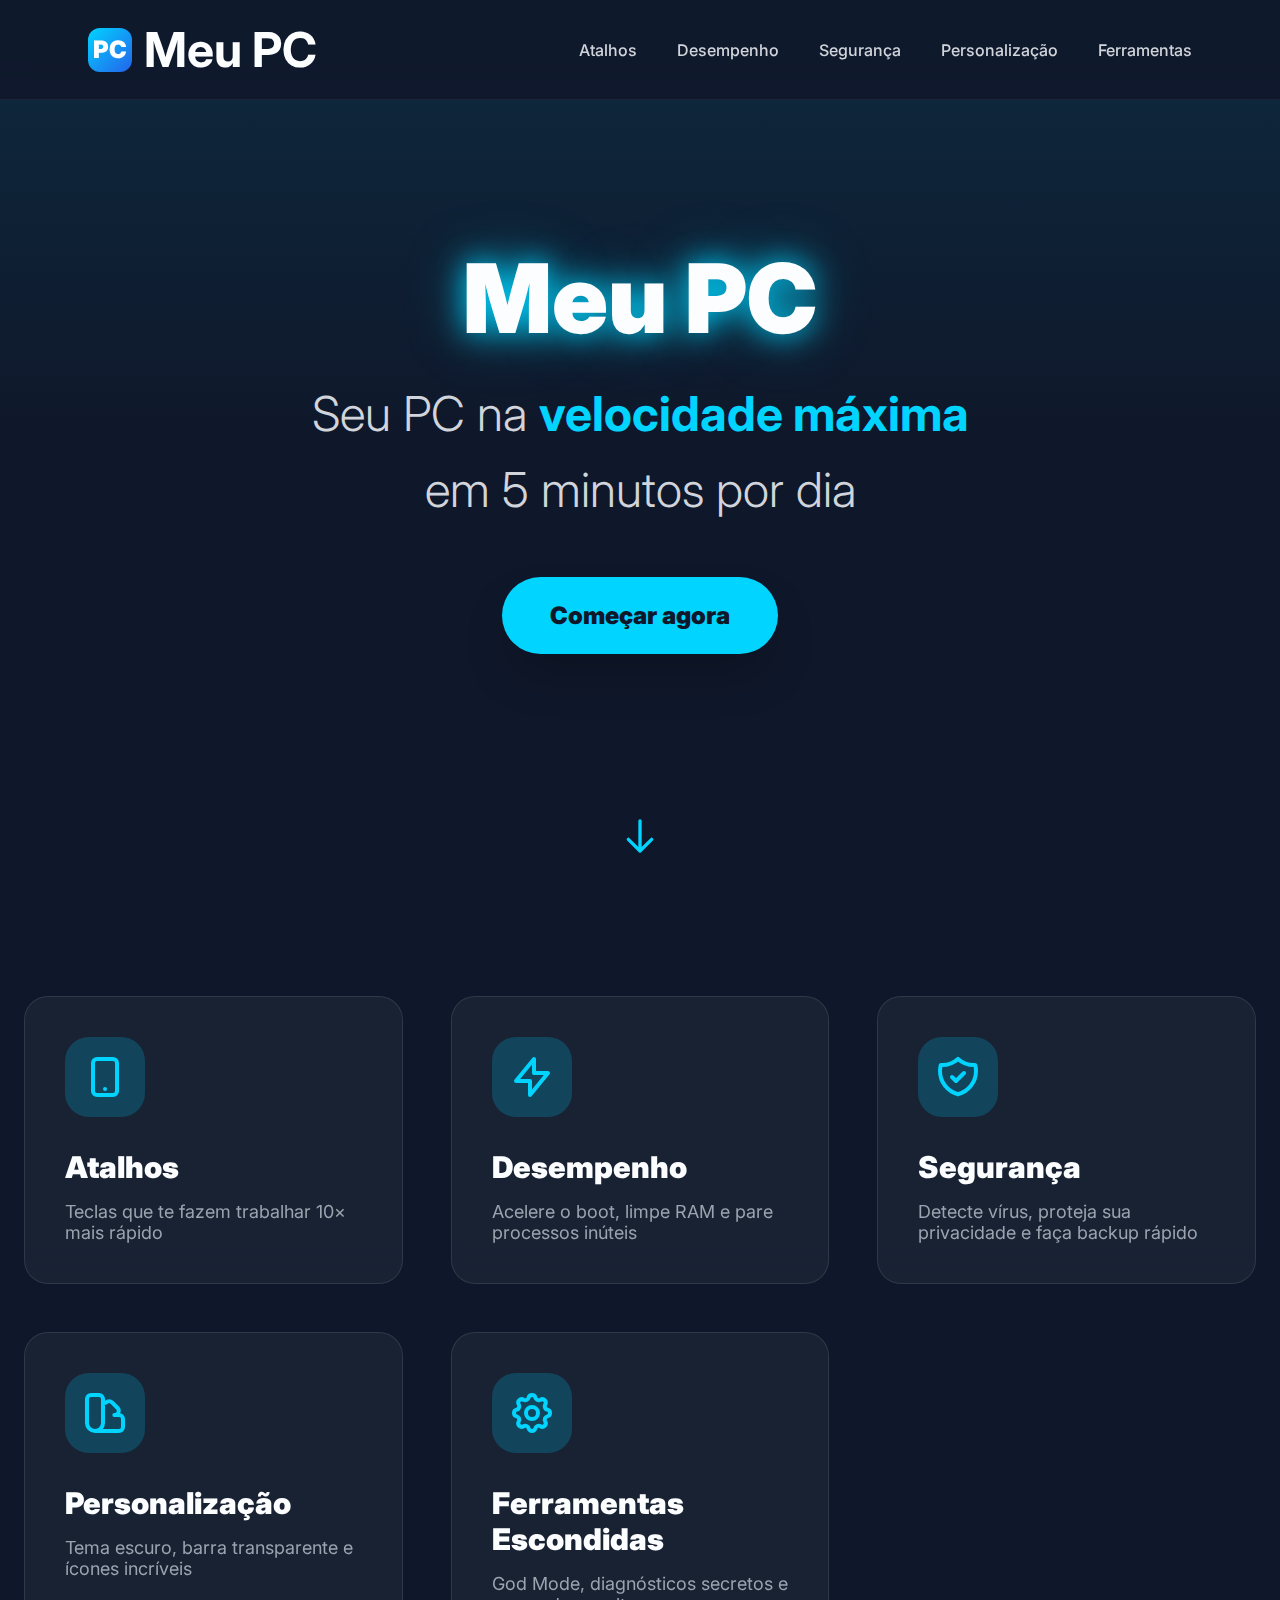
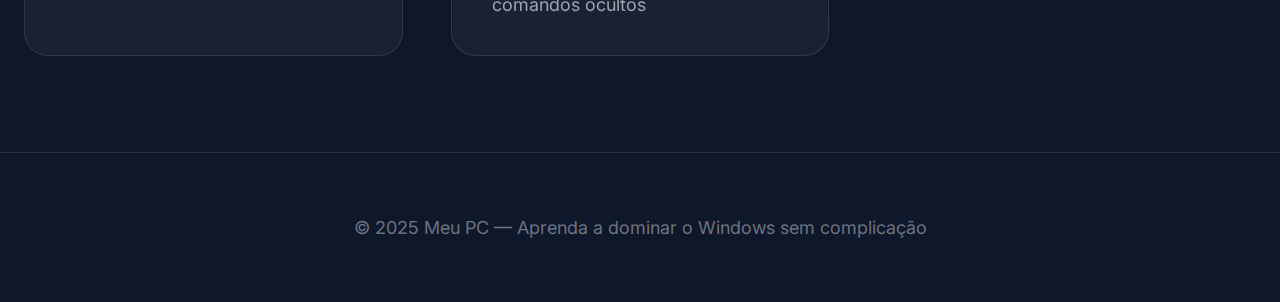
<file: index.html>
<!DOCTYPE html>
<html lang="pt-BR" class="scroll-smooth">
<head>
  <meta charset="UTF-8" />
  <meta name="viewport" content="width=device-width, initial-scale=1.0"/>
  <meta name="description" content="Otimize seu Windows em minutos por dia. Atalhos, desempenho, segurança, personalização e ferramentas ocultas para transformar seu PC.">
  
  <title>Meu PC – Velocidade máxima em 5 minutos por dia</title>

  <link rel="preload" href="https://fonts.googleapis.com/css2?family=Inter:wght@400;500;600;700;900&display=swap" as="style" />
  <link rel="stylesheet" href="https://fonts.googleapis.com/css2?family=Inter:wght@400;500;600;700;900&display=swap" />

  <link rel="stylesheet" href="index.css"> 

  <style>
    /* Estilos customizados que serão mantidos no HTML, se preferir, ou movidos para o index.css */
    /* Nota: Se o index.css for o arquivo principal, estes estilos podem ser redundantes */
    .glow {
      text-shadow: 0 0 30px #00D4FF, 0 0 60px rgba(0,212,255,0.4);
    }

    .card-hover {
      transition: transform .4s ease, box-shadow .4s ease, border-color .4s ease;
    }
    .card-hover:hover {
      transform: translateY(-14px) scale(1.02);
      box-shadow: 0 25px 50px rgba(0,212,255,0.15);
      border-color: #00D4FF !important;
    }
  </style>
</head>

<body class="bg-dark text-white min-h-screen">
  <header class="navbar"> <nav class="nav-container max-w-6xl mx-auto px-6 py-5 flex justify-between items-center">

      <a href="/" class="nav-logo group">
        <div class="nav-logo-icon"> PC </div>
        <h1>Meu PC</h1>
      </a>

      <div class="nav-links">
        <a href="atalhos.html">Atalhos</a>
        <a href="desempenho.html">Desempenho</a>
        <a href="seguranca.html">Segurança</a>
        <a href="personalizacao.html">Personalização</a>
        <a href="ferramentas.html">Ferramentas</a>
      </div>

    </nav>
  </header>

  <main>

    <section class="hero">
      <div class="hero-content">
        <h2 class="glow">Meu PC</h2>

        <p class="hero-subtitle">
          Seu PC na <span class="text-neon font-bold">velocidade máxima</span>
          <br class="hidden md:block">em 5 minutos por dia
        </p>

        <a href="#categorias" class="hero-button">
          Começar agora
        </a>
      </div>

      <div class="hero-scroll-icon">
        <svg fill="none" stroke="currentColor" viewBox="0 0 24 24">
          <path stroke-linecap="round" stroke-linejoin="round" stroke-width="2" d="M19 14l-7 7m0 0l-7-7m7 7V3"/>
        </svg>
      </div>
    </section>

    <section id="categorias" class="categories">
      <div class="categories-grid">

        <a href="atalhos.html" class="category-card card-hover group">
          <div class="category-icon-wrapper">
            <svg fill="none" stroke="currentColor" viewBox="0 0 24 24">
              <path stroke-linecap="round" stroke-linejoin="round" stroke-width="2" d="M12 18h.01M8 21h8a2 2 0 002-2V5a2 2 0 00-2-2H8a2 2 0 00-2 2v14a2 2 0 002 2z"/>
            </svg>
          </div>
          <h3>Atalhos</h3>
          <p>Teclas que te fazem trabalhar 10× mais rápido</p>
        </a>

        <a href="desempenho.html" class="category-card card-hover group">
          <div class="category-icon-wrapper">
            <svg fill="none" stroke="currentColor" viewBox="0 0 24 24">
              <path stroke-linecap="round" stroke-linejoin="round" stroke-width="2" d="M13 10V3L4 14h7v7l9-11h-7z"/>
            </svg>
          </div>
          <h3>Desempenho</h3>
          <p>Acelere o boot, limpe RAM e pare processos inúteis</p>
        </a>

        <a href="seguranca.html" class="category-card card-hover group">
          <div class="category-icon-wrapper">
            <svg fill="none" stroke="currentColor" viewBox="0 0 24 24"><path stroke-linecap="round" stroke-linejoin="round" stroke-width="2" d="M9 12l2 2 4-4m5.618-4.016A11.955 11.955 0 0112 2.944a11.955 11.955 0 01-8.618 3.04A12.02 12.02 0 003 9c0 5.591 3.824 10.29 9 11.622 5.176-1.332 9-6.03 9-11.622 0-1.042-.133-2.052-.382-3.016z"/></svg>
          </div>
          <h3>Segurança</h3>
          <p>Detecte vírus, proteja sua privacidade e faça backup rápido</p>
        </a>

        <a href="personalizacao.html" class="category-card card-hover group">
          <div class="category-icon-wrapper">
            <svg fill="none" stroke="currentColor" viewBox="0 0 24 24">
              <path stroke-linecap="round" stroke-linejoin="round" stroke-width="2" d="M7 21a4 4 0 01-4-4V5a2 2 0 012-2h4a2 2 0 012 2v12a4 4 0 01-4 4zm0 0h12a2 2 0 002-2v-4a2 2 0 00-2-2h-2.343M11 7.343l1.657-.657a2 2 0 012.828 0l2.829 2.829a2 2 0 010 2.828l-.657.657"/>
            </svg>
          </div>
          <h3>Personalização</h3>
          <p>Tema escuro, barra transparente e ícones incríveis</p>
        </a>

        <a href="ferramentas.html" class="category-card card-hover group">
          <div class="category-icon-wrapper">
            <svg fill="none" stroke="currentColor" viewBox="0 0 24 24">
              <path stroke-linecap="round" stroke-linejoin="round" stroke-width="2" d="M10.325 4.317c.426-1.756 2.924-1.756 3.35 0a1.724 1.724 0 002.573 1.066c1.543-.94 3.31.826 2.37 2.37a1.724 1.724 0 001.065 2.572c1.756.426 1.756 2.924 0 3.35a1.724 1.724 0 00-1.066 2.573c.94 1.543-.826 3.31-2.37 2.37a1.724 1.724 0 00-2.572 1.065c-.426 1.756-2.924 1.756-3.35 0a1.724 1.724 0 00-2.573-1.066c-1.543.94-3.31-.826-2.37-2.37a1.724 1.724 0 00-1.065-2.572c-1.756-.426-1.756-2.924 0-3.35a1.724 1.724 0 001.066-2.573c-.94-1.543.826-3.31 2.37-2.37.996.608 2.296.07 2.572-1.065z"/>
              <path stroke-linecap="round" stroke-linejoin="round" stroke-width="2" d="M15 12a3 3 0 11-6 0 3 3 0 016 0z"/>
            </svg>
          </div>
          <h3>Ferramentas Escondidas</h3>
          <p>God Mode, diagnósticos secretos e comandos ocultos</p>
        </a>

      </div>
    </section>

  </main>

  <footer class="footer">
    <p>
      © 2025 Meu PC — Aprenda a dominar o Windows sem complicação
    </p>
  </footer>

</body>
</html>
</file>
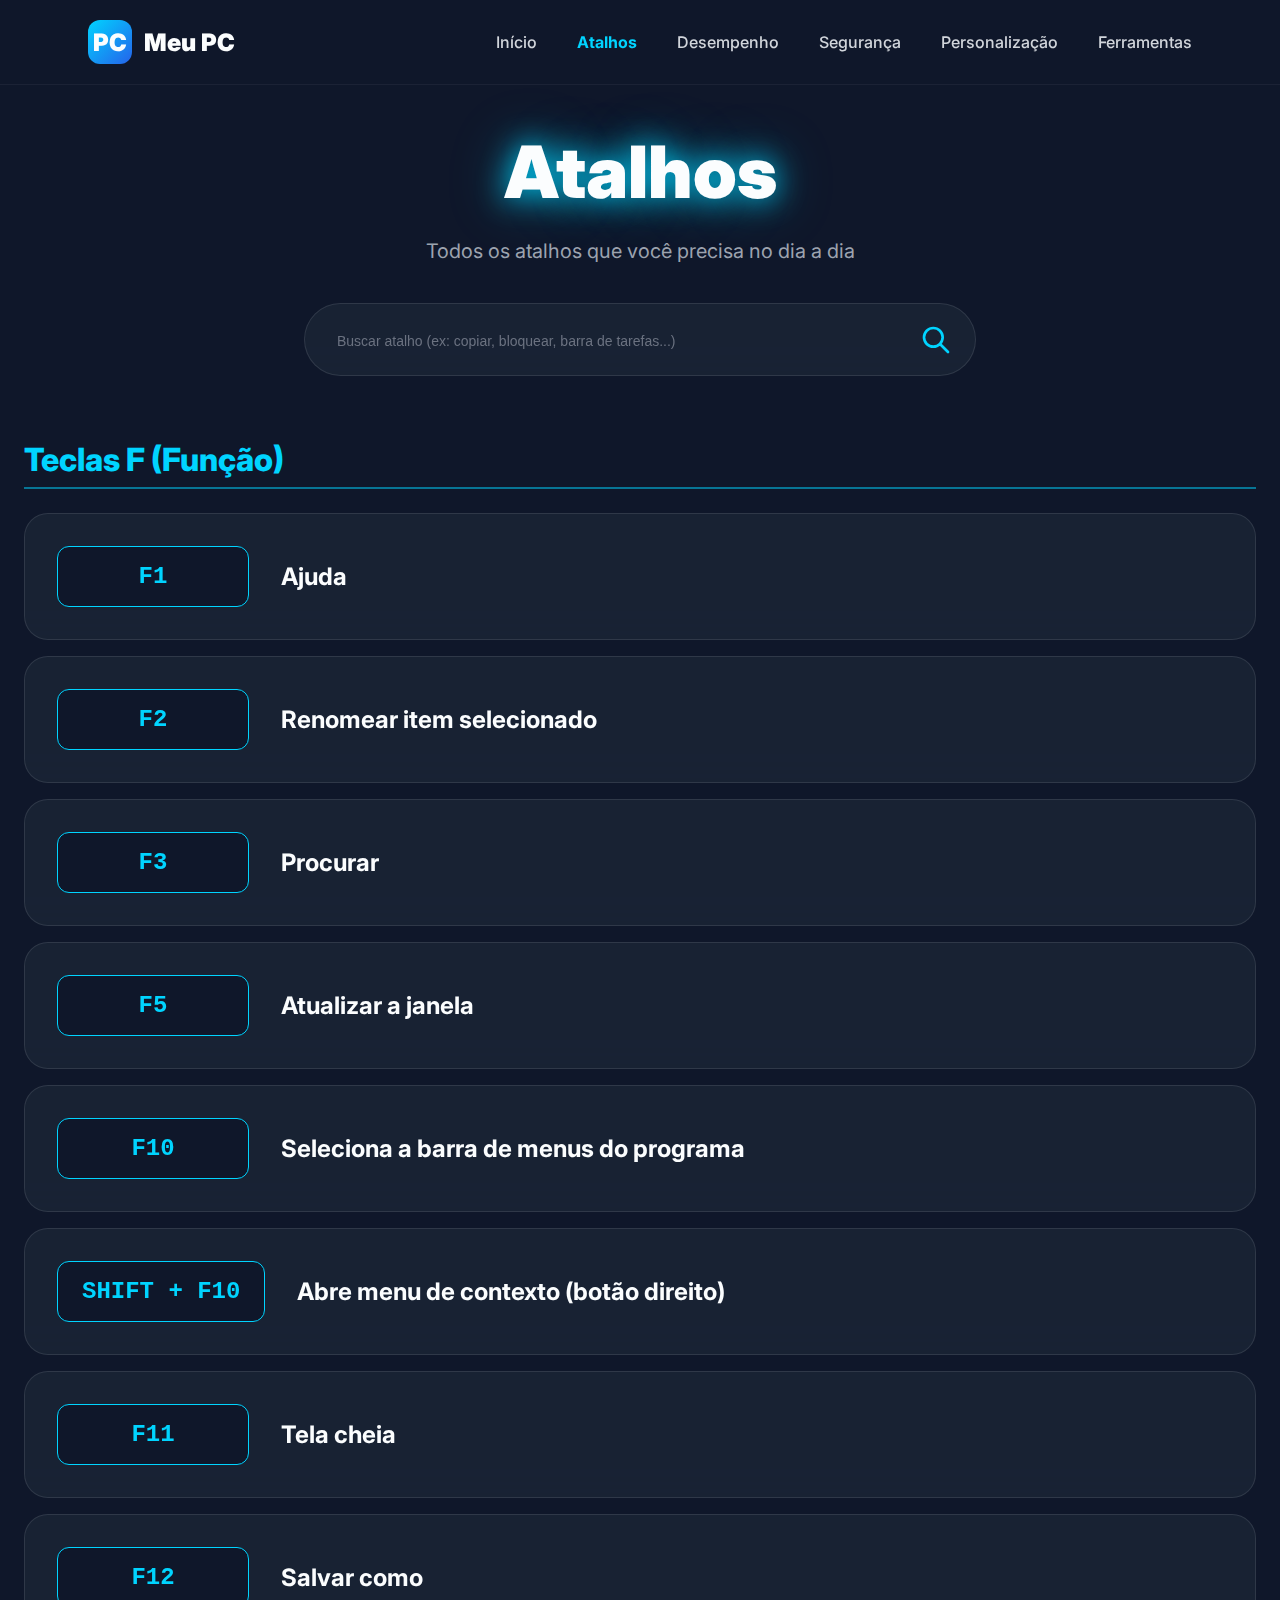
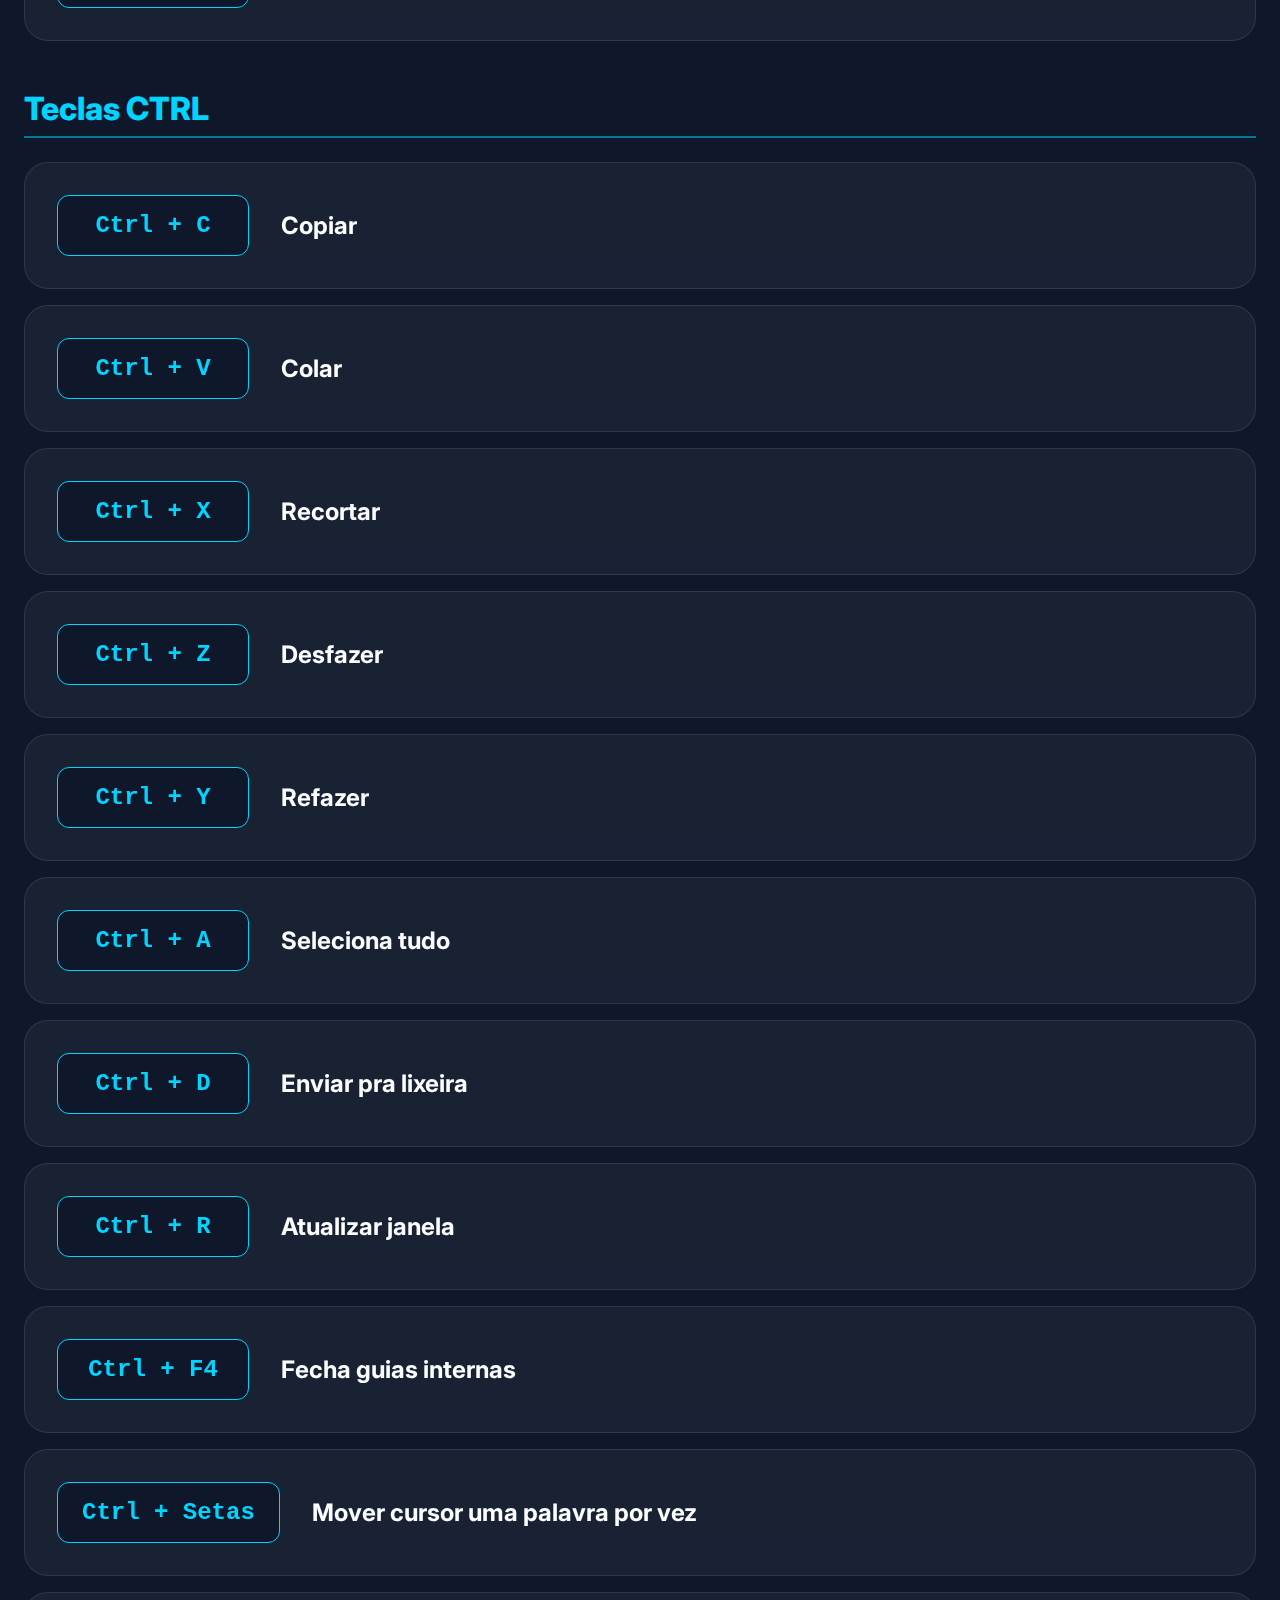
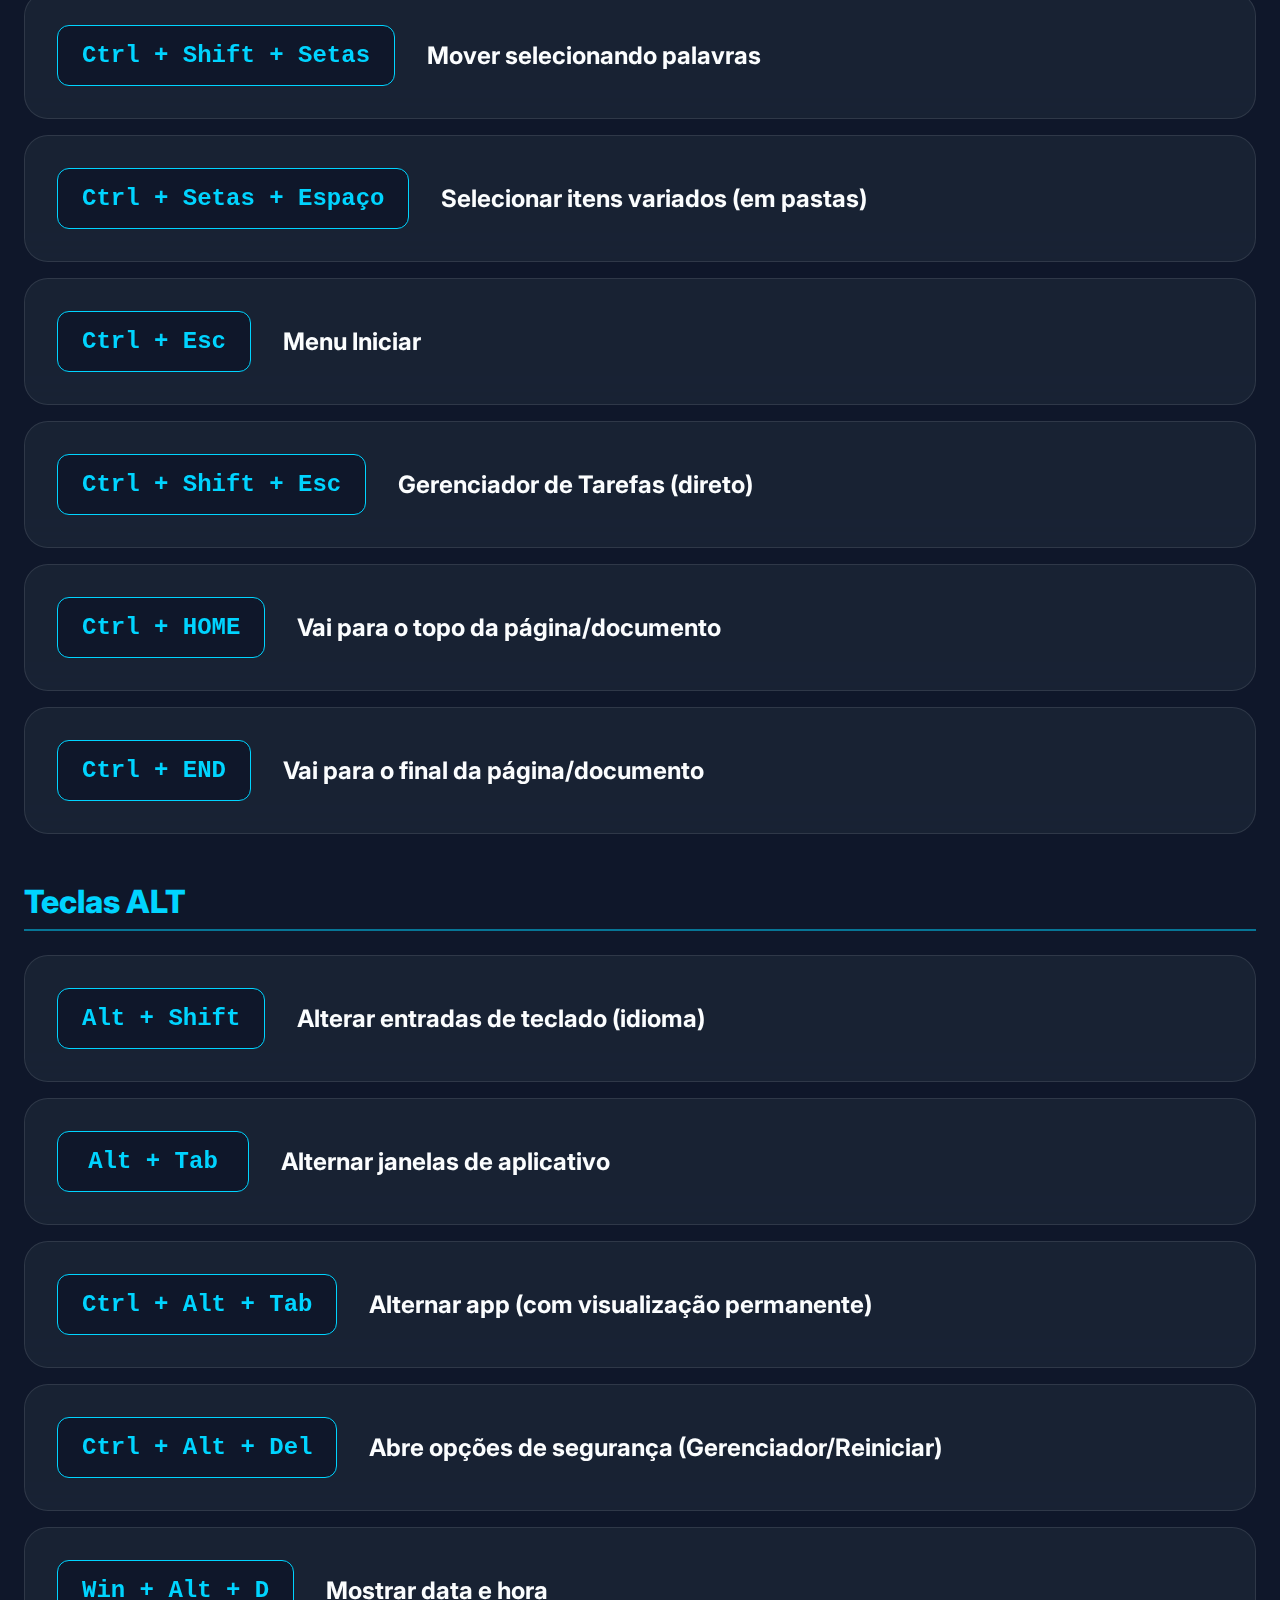
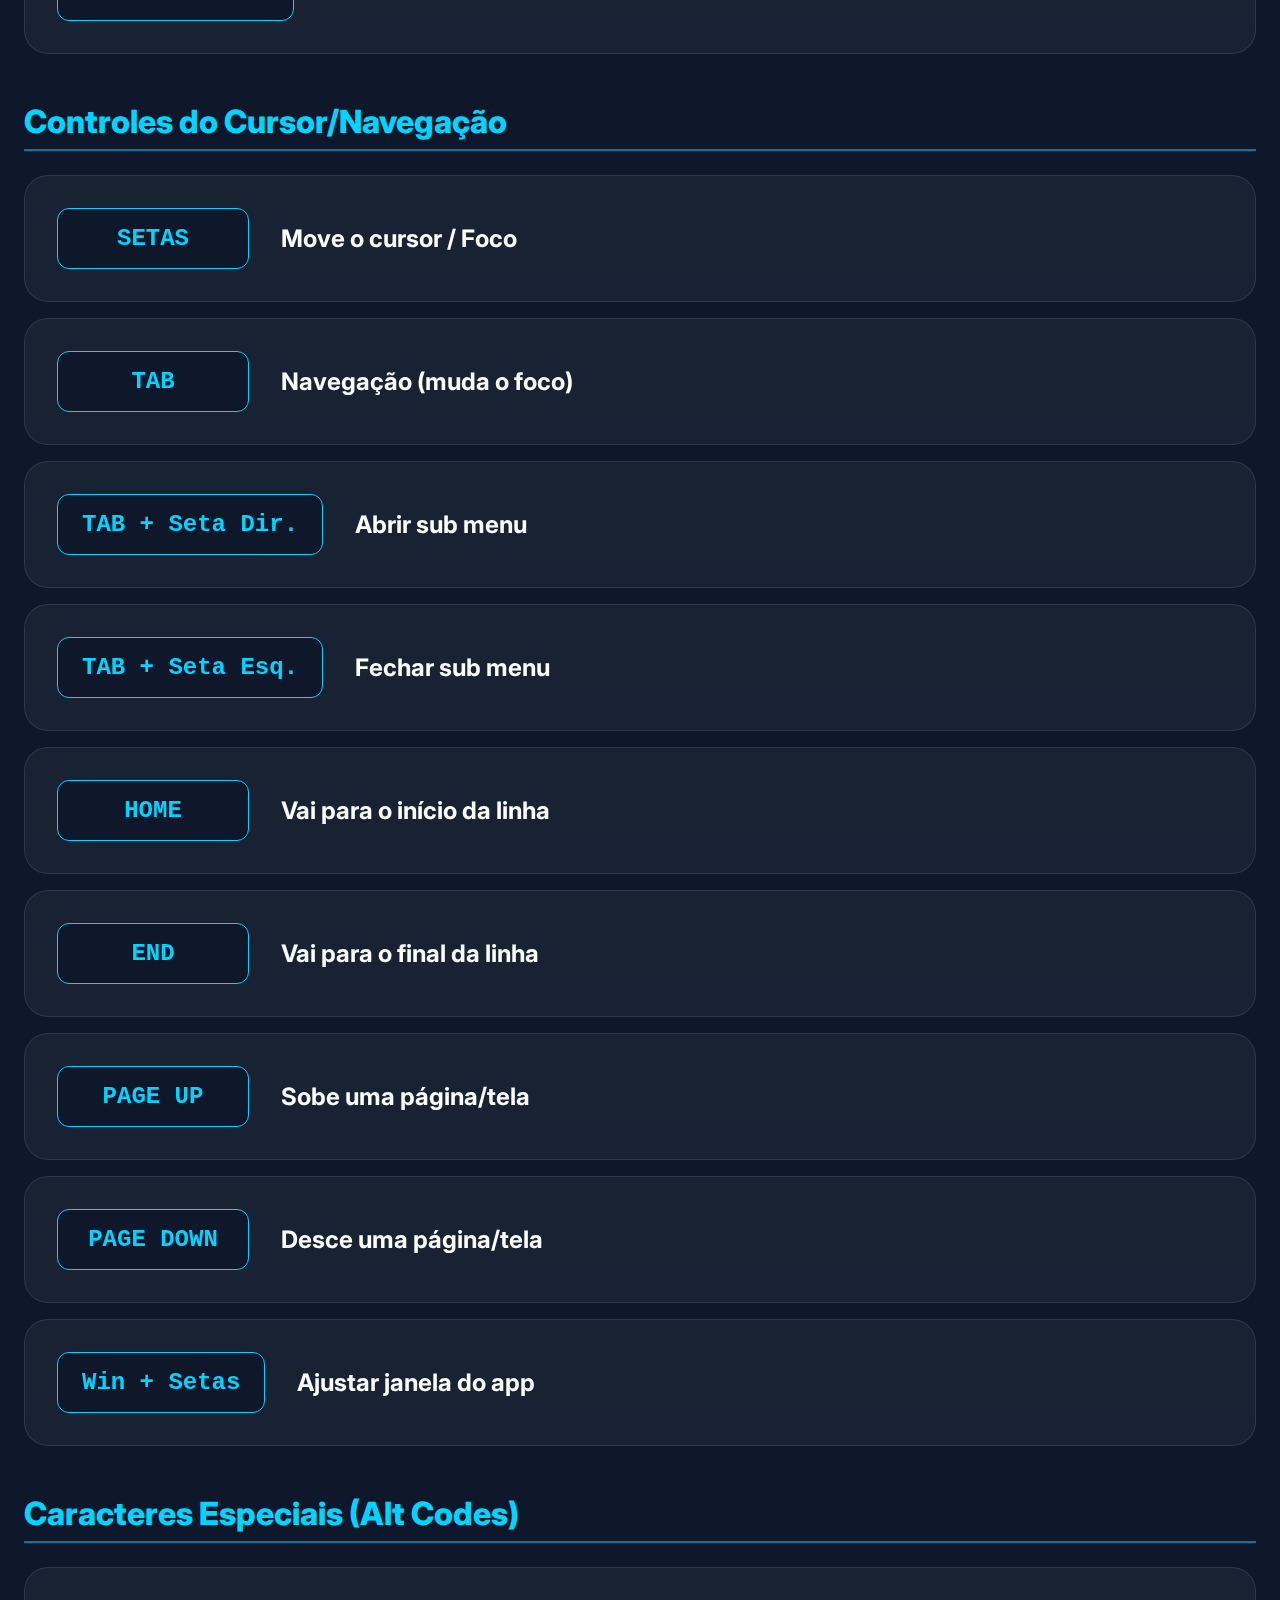
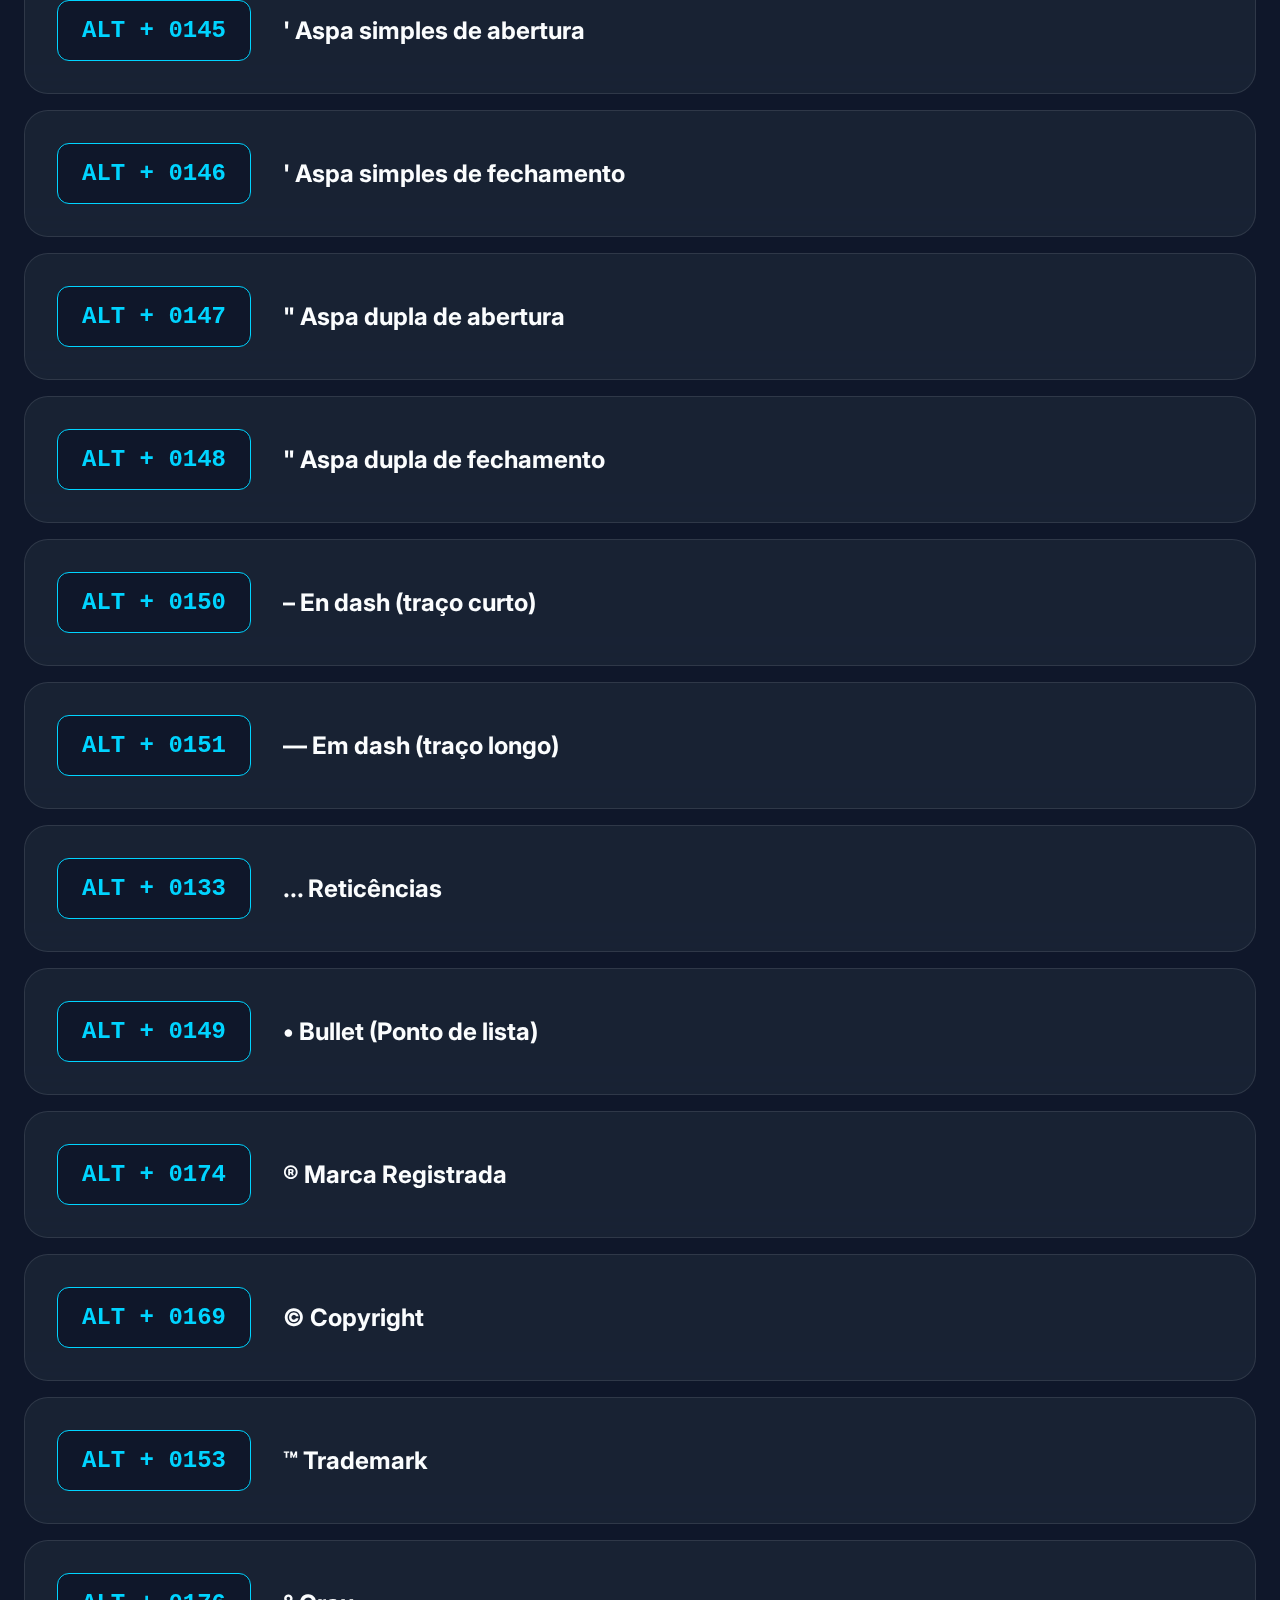
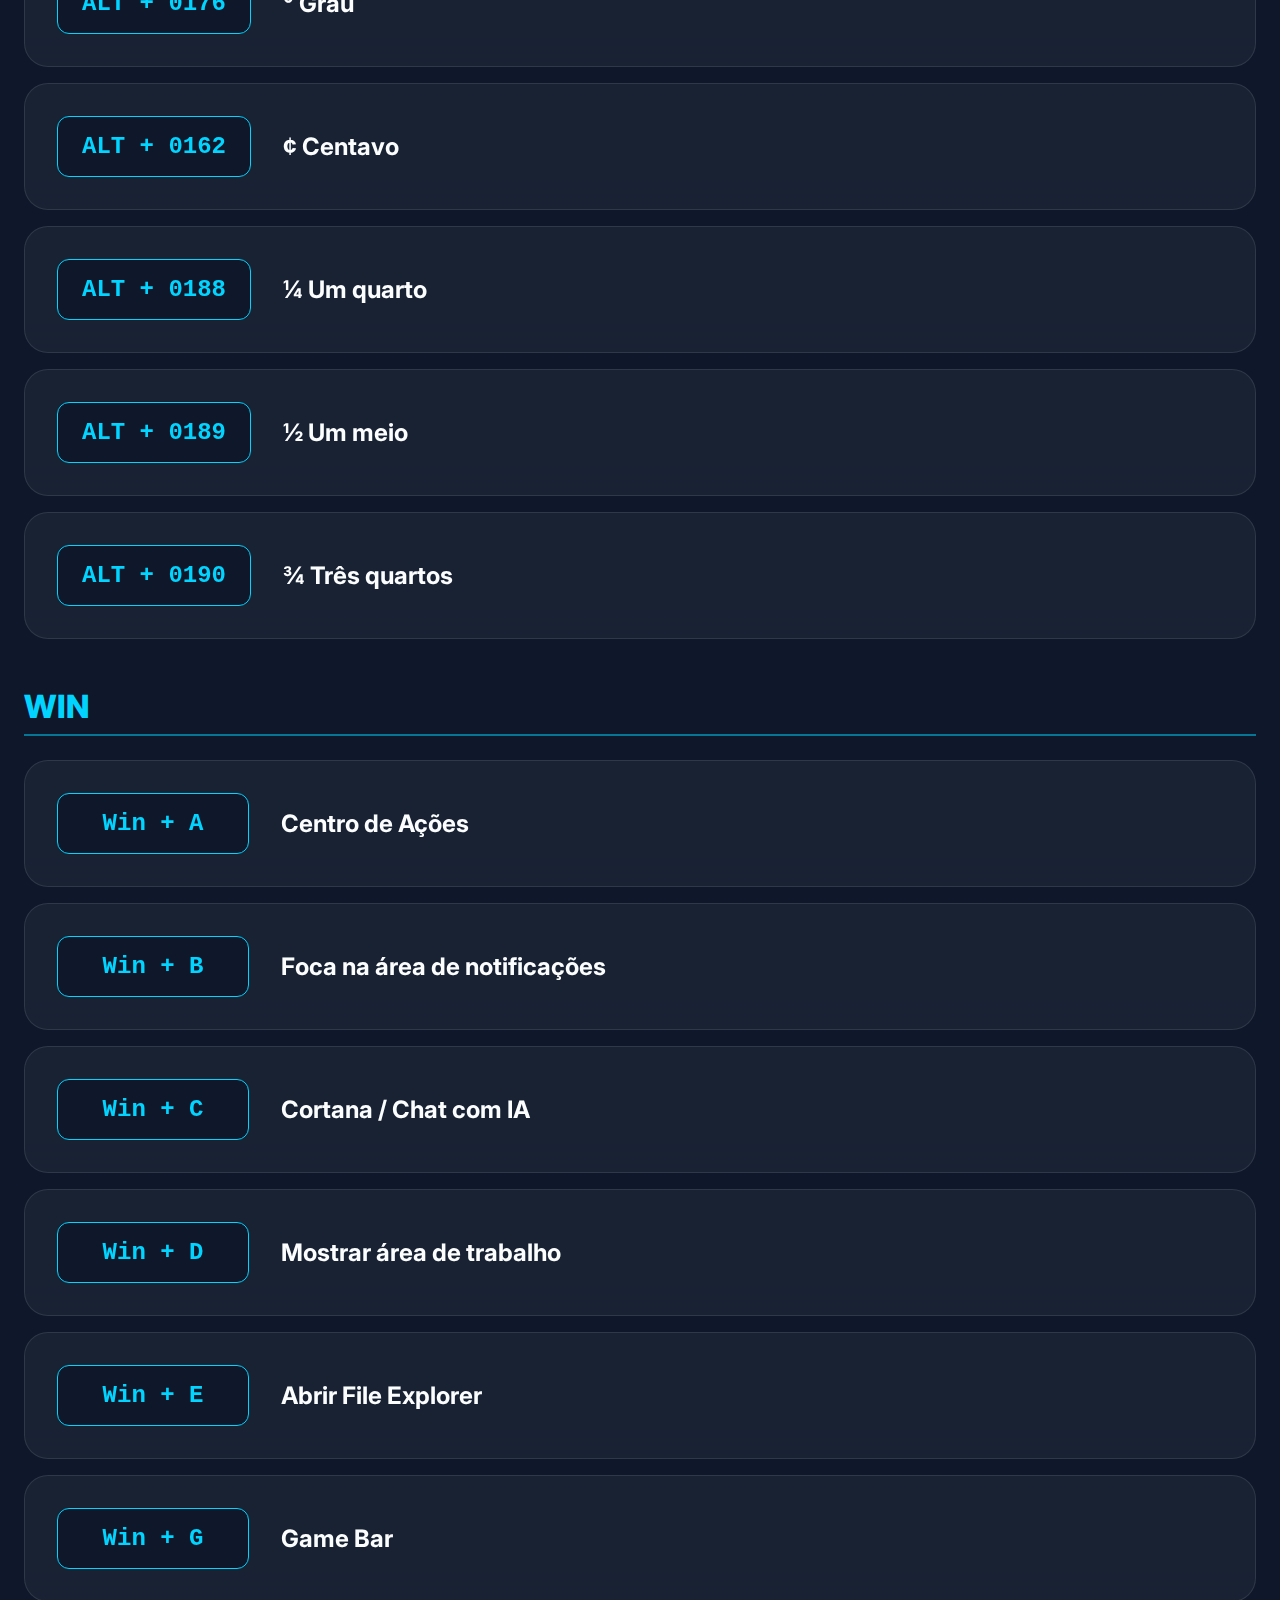
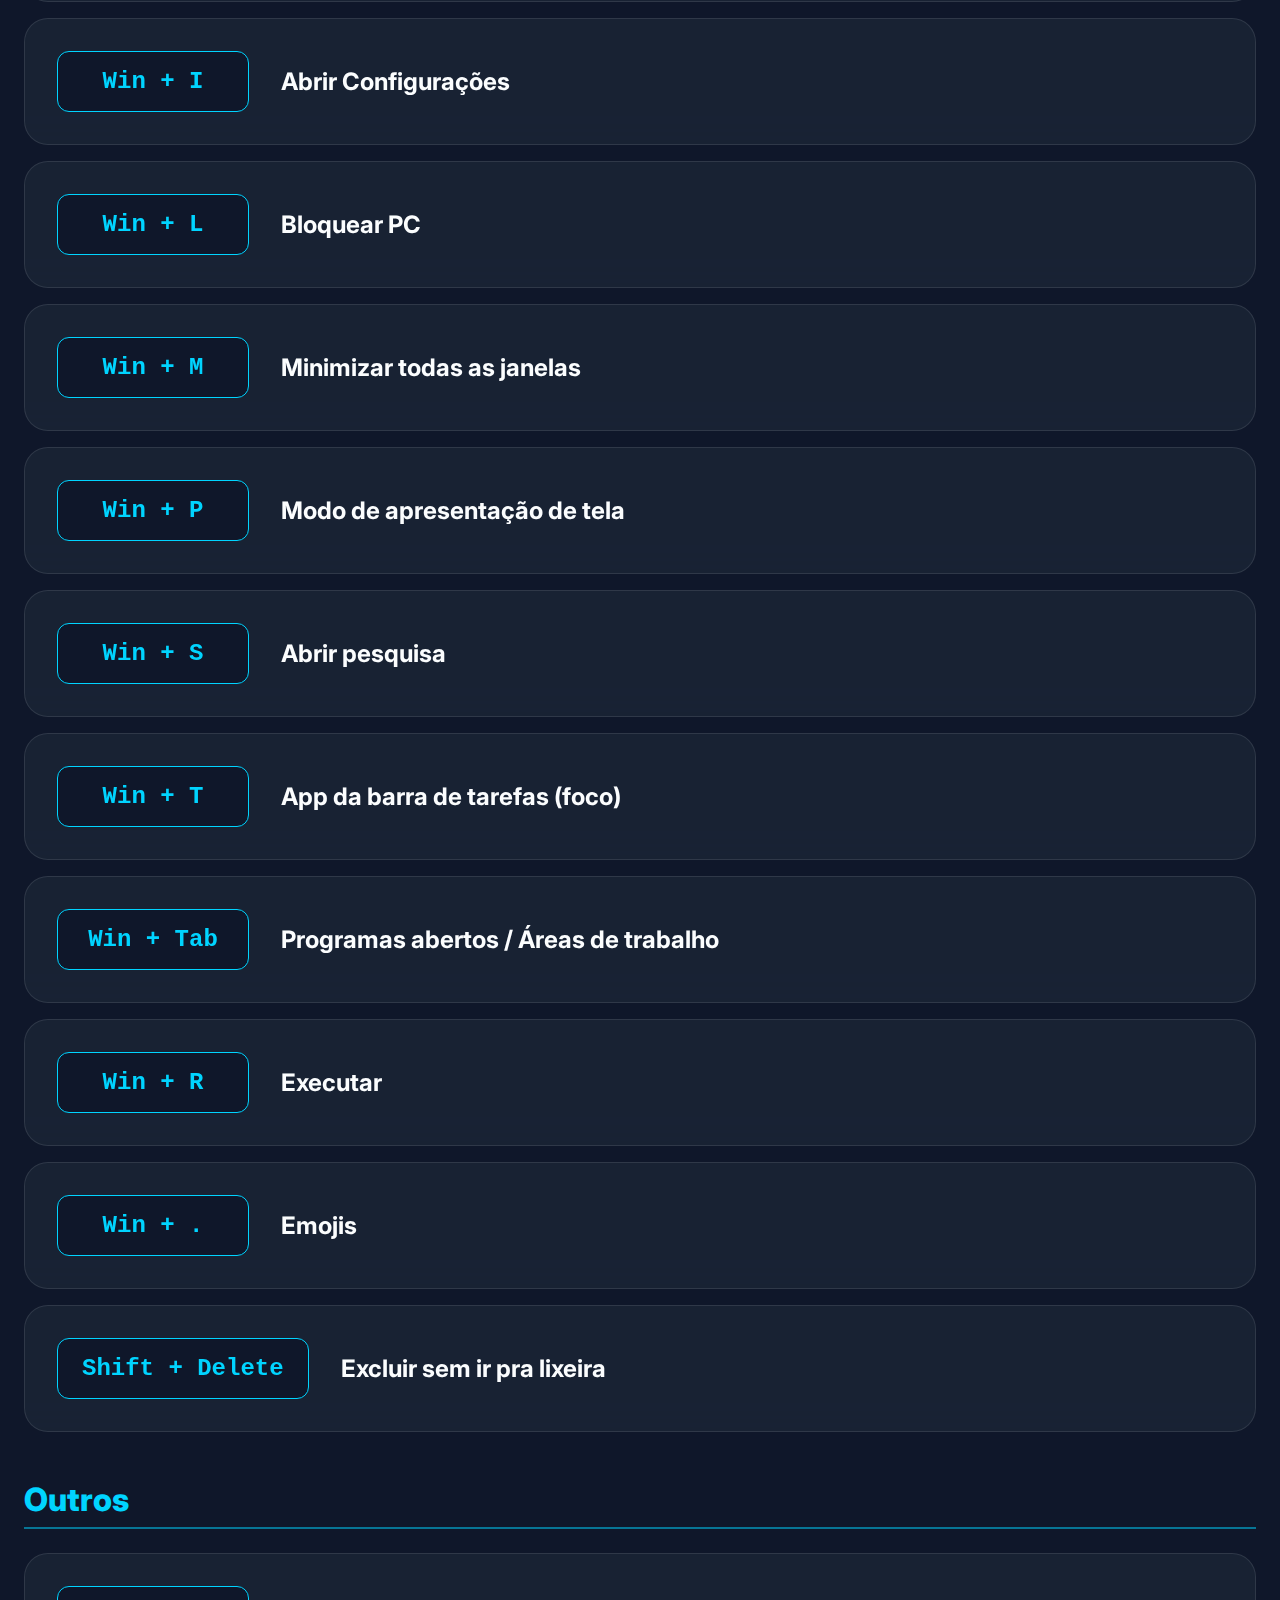
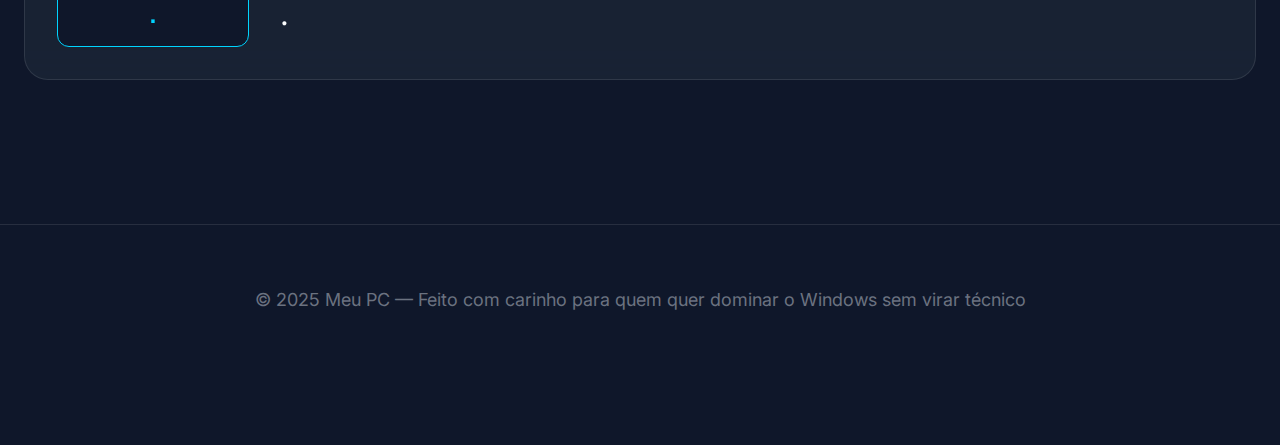
<file: atalhos.html>
<!DOCTYPE html>
<html lang="pt-BR" class="scroll-smooth">
<head>
  <meta charset="UTF-8" />
  <meta name="viewport" content="width=device-width, initial-scale=1.0"/>
  <title>Atalhos – Meu PC</title>
  
  <link href="https://fonts.googleapis.com/css2?family=Inter:wght@400;500;600;700;900&display=swap" rel="stylesheet">
  <link rel="stylesheet" href="atalhos.css"> 
  
  <style>
    /* Apenas para garantir o scroll suave */
    html { 
        scroll-behavior: smooth;
    }
  </style>
</head>
<body class="bg-dark text-white min-h-screen">

  <nav class="navbar">
    <div class="nav-container max-w-6xl mx-auto px-6 py-5">
      <div class="nav-header">
        <a href="index.html" class="nav-logo">
            <div class="nav-logo-icon">PC</div>
            <h1>Meu PC</h1>
        </a>
        
        <div class="nav-links">
          <a href="index.html" class="nav-link">Início</a>
          <a href="atalhos.html" class="nav-link nav-link-active">Atalhos</a>
          <a href="desempenho.html" class="nav-link">Desempenho</a>
          <a href="seguranca.html" class="nav-link">Segurança</a>
          <a href="personalizacao.html" class="nav-link">Personalização</a>
          <a href="ferramentas.html" class="nav-link">Ferramentas</a>
        </div>
      </div>
    </div>
  </nav>

  <section class="hero-section">
    <h2 class="title-main glow">Atalhos</h2>
    <p class="subtitle">Todos os atalhos que você precisa no dia a dia</p>

    <div class="search-container">
      <input type="text" id="searchInput" placeholder="Buscar atalho (ex: copiar, bloquear, barra de tarefas...)"
        class="search-input" autocomplete="off">
      <svg class="search-icon" fill="none" stroke="currentColor" viewBox="0 0 24 24">
        <path stroke-linecap="round" stroke-linejoin="round" stroke-width="2" d="M21 21l-6-6m2-5a7 7 0 11-14 0 7 7 0 0114 0z"/>
      </svg>
    </div>
  </section>

  <section class="shortcuts-content">
    <div id="shortcutsList" class="shortcuts-list-container">
      
      <div>
        <h3 class="category-title">Teclas F (Função)</h3>
        
        <div class="category-group">
          <div class="shortcut-card">
            <kbd class="shortcut-key">F1</kbd>
            <div><h4 class="shortcut-description">Ajuda</h4></div>
          </div>
          <div class="shortcut-card">
            <kbd class="shortcut-key">F2</kbd>
            <div><h4 class="shortcut-description">Renomear item selecionado</h4></div>
          </div>
          <div class="shortcut-card">
            <kbd class="shortcut-key">F3</kbd>
            <div><h4 class="shortcut-description">Procurar</h4></div>
          </div>
          <div class="shortcut-card">
            <kbd class="shortcut-key">F5</kbd>
            <div><h4 class="shortcut-description">Atualizar a janela</h4></div>
          </div>
          <div class="shortcut-card">
            <kbd class="shortcut-key">F10</kbd>
            <div><h4 class="shortcut-description">Seleciona a barra de menus do programa</h4></div>
          </div>
          <div class="shortcut-card">
            <kbd class="shortcut-key">SHIFT + F10</kbd>
            <div><h4 class="shortcut-description">Abre menu de contexto (botão direito)</h4></div>
          </div>
          <div class="shortcut-card">
            <kbd class="shortcut-key">F11</kbd>
            <div><h4 class="shortcut-description">Tela cheia</h4></div>
          </div>
          <div class="shortcut-card">
            <kbd class="shortcut-key">F12</kbd>
            <div><h4 class="shortcut-description">Salvar como</h4></div>
          </div>
        </div>
      </div>
      
      <div>
        <h3 class="category-title">Teclas CTRL</h3>
        
        <div class="category-group">
          <div class="shortcut-card">
            <kbd class="shortcut-key">Ctrl + C</kbd>
            <div><h4 class="shortcut-description">Copiar</h4></div>
          </div>
          <div class="shortcut-card">
            <kbd class="shortcut-key">Ctrl + V</kbd>
            <div><h4 class="shortcut-description">Colar</h4></div>
          </div>
          <div class="shortcut-card">
            <kbd class="shortcut-key">Ctrl + X</kbd>
            <div><h4 class="shortcut-description">Recortar</h4></div>
          </div>
          <div class="shortcut-card">
            <kbd class="shortcut-key">Ctrl + Z</kbd>
            <div><h4 class="shortcut-description">Desfazer</h4></div>
          </div>
          <div class="shortcut-card">
            <kbd class="shortcut-key">Ctrl + Y</kbd>
            <div><h4 class="shortcut-description">Refazer</h4></div>
          </div>
          <div class="shortcut-card">
            <kbd class="shortcut-key">Ctrl + A</kbd>
            <div><h4 class="shortcut-description">Seleciona tudo</h4></div>
          </div>
          <div class="shortcut-card">
            <kbd class="shortcut-key">Ctrl + D</kbd>
            <div><h4 class="shortcut-description">Enviar pra lixeira</h4></div>
          </div>
          <div class="shortcut-card">
            <kbd class="shortcut-key">Ctrl + R</kbd>
            <div><h4 class="shortcut-description">Atualizar janela</h4></div>
          </div>
          <div class="shortcut-card">
            <kbd class="shortcut-key">Ctrl + F4</kbd>
            <div><h4 class="shortcut-description">Fecha guias internas</h4></div>
          </div>
          <div class="shortcut-card">
            <kbd class="shortcut-key">Ctrl + Setas</kbd>
            <div><h4 class="shortcut-description">Mover cursor uma palavra por vez</h4></div>
          </div>
          <div class="shortcut-card">
            <kbd class="shortcut-key">Ctrl + Shift + Setas</kbd>
            <div><h4 class="shortcut-description">Mover selecionando palavras</h4></div>
          </div>
          <div class="shortcut-card">
            <kbd class="shortcut-key">Ctrl + Setas + Espaço</kbd>
            <div><h4 class="shortcut-description">Selecionar itens variados (em pastas)</h4></div>
          </div>
          <div class="shortcut-card">
            <kbd class="shortcut-key">Ctrl + Esc</kbd>
            <div><h4 class="shortcut-description">Menu Iniciar</h4></div>
          </div>
          <div class="shortcut-card">
            <kbd class="shortcut-key">Ctrl + Shift + Esc</kbd>
            <div><h4 class="shortcut-description">Gerenciador de Tarefas (direto)</h4></div>
          </div>
          <div class="shortcut-card">
            <kbd class="shortcut-key">Ctrl + HOME</kbd>
            <div><h4 class="shortcut-description">Vai para o topo da página/documento</h4></div>
          </div>
          <div class="shortcut-card">
            <kbd class="shortcut-key">Ctrl + END</kbd>
            <div><h4 class="shortcut-description">Vai para o final da página/documento</h4></div>
          </div>
        </div>
      </div>
      
      <div>
        <h3 class="category-title">Teclas ALT</h3>
        
        <div class="category-group">
          <div class="shortcut-card">
            <kbd class="shortcut-key">Alt + Shift</kbd>
            <div><h4 class="shortcut-description">Alterar entradas de teclado (idioma)</h4></div>
          </div>
          <div class="shortcut-card">
            <kbd class="shortcut-key">Alt + Tab</kbd>
            <div><h4 class="shortcut-description">Alternar janelas de aplicativo</h4></div>
          </div>
          <div class="shortcut-card">
            <kbd class="shortcut-key">Ctrl + Alt + Tab</kbd>
            <div><h4 class="shortcut-description">Alternar app (com visualização permanente)</h4></div>
          </div>
          <div class="shortcut-card">
            <kbd class="shortcut-key">Ctrl + Alt + Del</kbd>
            <div><h4 class="shortcut-description">Abre opções de segurança (Gerenciador/Reiniciar)</h4></div>
          </div>
          <div class="shortcut-card">
            <kbd class="shortcut-key">Win + Alt + D</kbd>
            <div><h4 class="shortcut-description">Mostrar data e hora</h4></div>
          </div>
        </div>
      </div>
      
      <div>
        <h3 class="category-title">Controles do Cursor/Navegação</h3>
        
        <div class="category-group">
          <div class="shortcut-card">
            <kbd class="shortcut-key">SETAS</kbd>
            <div><h4 class="shortcut-description">Move o cursor / Foco</h4></div>
          </div>
          <div class="shortcut-card">
            <kbd class="shortcut-key">TAB</kbd>
            <div><h4 class="shortcut-description">Navegação (muda o foco)</h4></div>
          </div>
          <div class="shortcut-card">
            <kbd class="shortcut-key">TAB + Seta Dir.</kbd>
            <div><h4 class="shortcut-description">Abrir sub menu</h4></div>
          </div>
          <div class="shortcut-card">
            <kbd class="shortcut-key">TAB + Seta Esq.</kbd>
            <div><h4 class="shortcut-description">Fechar sub menu</h4></div>
          </div>
          <div class="shortcut-card">
            <kbd class="shortcut-key">HOME</kbd>
            <div><h4 class="shortcut-description">Vai para o início da linha</h4></div>
          </div>
          <div class="shortcut-card">
            <kbd class="shortcut-key">END</kbd>
            <div><h4 class="shortcut-description">Vai para o final da linha</h4></div>
          </div>
          <div class="shortcut-card">
            <kbd class="shortcut-key">PAGE UP</kbd>
            <div><h4 class="shortcut-description">Sobe uma página/tela</h4></div>
          </div>
          <div class="shortcut-card">
            <kbd class="shortcut-key">PAGE DOWN</kbd>
            <div><h4 class="shortcut-description">Desce uma página/tela</h4></div>
          </div>
          <div class="shortcut-card">
            <kbd class="shortcut-key">Win + Setas</kbd>
            <div><h4 class="shortcut-description">Ajustar janela do app</h4></div>
          </div>
        </div>
      </div>
      
      <div>
        <h3 class="category-title">Caracteres Especiais (Alt Codes)</h3>
        
        <div class="category-group">
          <div class="shortcut-card">
            <kbd class="shortcut-key">ALT + 0145</kbd>
            <div><h4 class="shortcut-description">' Aspa simples de abertura</h4></div>
          </div>
          <div class="shortcut-card">
            <kbd class="shortcut-key">ALT + 0146</kbd>
            <div><h4 class="shortcut-description">' Aspa simples de fechamento</h4></div>
          </div>
          <div class="shortcut-card">
            <kbd class="shortcut-key">ALT + 0147</kbd>
            <div><h4 class="shortcut-description">" Aspa dupla de abertura</h4></div>
          </div>
          <div class="shortcut-card">
            <kbd class="shortcut-key">ALT + 0148</kbd>
            <div><h4 class="shortcut-description">" Aspa dupla de fechamento</h4></div>
          </div>
          <div class="shortcut-card">
            <kbd class="shortcut-key">ALT + 0150</kbd>
            <div><h4 class="shortcut-description">– En dash (traço curto)</h4></div>
          </div>
          <div class="shortcut-card">
            <kbd class="shortcut-key">ALT + 0151</kbd>
            <div><h4 class="shortcut-description">— Em dash (traço longo)</h4></div>
          </div>
          <div class="shortcut-card">
            <kbd class="shortcut-key">ALT + 0133</kbd>
            <div><h4 class="shortcut-description">... Reticências</h4></div>
          </div>
          <div class="shortcut-card">
            <kbd class="shortcut-key">ALT + 0149</kbd>
            <div><h4 class="shortcut-description">• Bullet (Ponto de lista)</h4></div>
          </div>
          <div class="shortcut-card">
            <kbd class="shortcut-key">ALT + 0174</kbd>
            <div><h4 class="shortcut-description">® Marca Registrada</h4></div>
          </div>
          <div class="shortcut-card">
            <kbd class="shortcut-key">ALT + 0169</kbd>
            <div><h4 class="shortcut-description">© Copyright</h4></div>
          </div>
          <div class="shortcut-card">
            <kbd class="shortcut-key">ALT + 0153</kbd>
            <div><h4 class="shortcut-description">™ Trademark</h4></div>
          </div>
          <div class="shortcut-card">
            <kbd class="shortcut-key">ALT + 0176</kbd>
            <div><h4 class="shortcut-description">° Grau</h4></div>
          </div>
          <div class="shortcut-card">
            <kbd class="shortcut-key">ALT + 0162</kbd>
            <div><h4 class="shortcut-description">¢ Centavo</h4></div>
          </div>
          <div class="shortcut-card">
            <kbd class="shortcut-key">ALT + 0188</kbd>
            <div><h4 class="shortcut-description">¼ Um quarto</h4></div>
          </div>
          <div class="shortcut-card">
            <kbd class="shortcut-key">ALT + 0189</kbd>
            <div><h4 class="shortcut-description">½ Um meio</h4></div>
          </div>
          <div class="shortcut-card">
            <kbd class="shortcut-key">ALT + 0190</kbd>
            <div><h4 class="shortcut-description">¾ Três quartos</h4></div>
          </div>
        </div>
      </div>
      
      <div>
        <h3 class="category-title">WIN</h3>
        
        <div class="category-group">
          <div class="shortcut-card">
            <kbd class="shortcut-key">Win + A</kbd>
            <div><h4 class="shortcut-description">Centro de Ações</h4></div>
          </div>
          <div class="shortcut-card">
            <kbd class="shortcut-key">Win + B</kbd>
            <div><h4 class="shortcut-description">Foca na área de notificações</h4></div>
          </div>
          <div class="shortcut-card">
            <kbd class="shortcut-key">Win + C</kbd>
            <div><h4 class="shortcut-description">Cortana / Chat com IA</h4></div>
          </div>
          <div class="shortcut-card">
            <kbd class="shortcut-key">Win + D</kbd>
            <div><h4 class="shortcut-description">Mostrar área de trabalho</h4></div>
          </div>
          <div class="shortcut-card">
            <kbd class="shortcut-key">Win + E</kbd>
            <div><h4 class="shortcut-description">Abrir File Explorer</h4></div>
          </div>
          <div class="shortcut-card">
            <kbd class="shortcut-key">Win + G</kbd>
            <div><h4 class="shortcut-description">Game Bar</h4></div>
          </div>
          <div class="shortcut-card">
            <kbd class="shortcut-key">Win + I</kbd>
            <div><h4 class="shortcut-description">Abrir Configurações</h4></div>
          </div>
          <div class="shortcut-card">
            <kbd class="shortcut-key">Win + L</kbd>
            <div><h4 class="shortcut-description">Bloquear PC</h4></div>
          </div>
          <div class="shortcut-card">
            <kbd class="shortcut-key">Win + M</kbd>
            <div><h4 class="shortcut-description">Minimizar todas as janelas</h4></div>
          </div>
          <div class="shortcut-card">
            <kbd class="shortcut-key">Win + P</kbd>
            <div><h4 class="shortcut-description">Modo de apresentação de tela</h4></div>
          </div>
          <div class="shortcut-card">
            <kbd class="shortcut-key">Win + S</kbd>
            <div><h4 class="shortcut-description">Abrir pesquisa</h4></div>
          </div>
          <div class="shortcut-card">
            <kbd class="shortcut-key">Win + T</kbd>
            <div><h4 class="shortcut-description">App da barra de tarefas (foco)</h4></div>
          </div>
          <div class="shortcut-card">
            <kbd class="shortcut-key">Win + Tab</kbd>
            <div><h4 class="shortcut-description">Programas abertos / Áreas de trabalho</h4></div>
          </div>
          <div class="shortcut-card">
            <kbd class="shortcut-key">Win + R</kbd>
            <div><h4 class="shortcut-description">Executar</h4></div>
          </div>
          <div class="shortcut-card">
            <kbd class="shortcut-key">Win + .</kbd>
            <div><h4 class="shortcut-description">Emojis</h4></div>
          </div>
          <div class="shortcut-card">
            <kbd class="shortcut-key">Shift + Delete</kbd>
            <div><h4 class="shortcut-description">Excluir sem ir pra lixeira</h4></div>
          </div>
        </div>
      </div>

        <h3 class="category-title">Outros</h3>
        
        <div class="category-group">
          <div class="shortcut-card">
            <kbd class="shortcut-key">. </kbd>
            <div><h4 class="shortcut-description">.</h4></div>
          </div>
         





    </div>
  </section>

  <footer class="footer">
    <p class="footer-text">© 2025 Meu PC — Feito com carinho para quem quer dominar o Windows sem virar técnico</p>
  </footer>

  <script>
    const searchInput = document.getElementById('searchInput');
    const shortcuts = document.querySelectorAll('.shortcut-card');

    searchInput.addEventListener('input', () => {
      const query = searchInput.value.toLowerCase().trim();
      shortcuts.forEach(card => {
        const text = card.textContent.toLowerCase();
        // Alterna a classe 'hidden' se o texto do atalho não incluir a query
        if (!text.includes(query)) {
            card.classList.add('hidden');
        } else {
            card.classList.remove('hidden');
        }
      });
    });
  </script>

</body>
</html>
</file>
<file: atalhos.css>
/*
 * =========================================================
 * atalhos.css - ESTILO COMPLETO E RESPONSIVO (ATUALIZADO)
 * =========================================================
 */

:root {
    --color-dark: #0F172A;
    --color-card: #1E293B;
    --color-neon: #00D4FF;
    --color-white: #FBFDFE;
    --color-gray-text: #D1D5DB;
    --color-gray-footer: #6B7280;
}

* {
    margin: 0;
    padding: 0;
    box-sizing: border-box;
}

body {
    font-family: 'Inter', sans-serif;
    background-color: var(--color-dark);
    color: var(--color-white);
    min-height: 100vh;
}

a {
    text-decoration: none;
    color: inherit;
    transition: color 0.3s;
}

.glow { 
    text-shadow: 0 0 30px var(--color-neon), 0 0 60px rgba(0, 212, 255, 0.4); 
}

.shortcut-card.hidden { 
    display: none !important; 
}

/* ================= NAVBAR ================= */

.navbar {
    position: fixed;
    top: 0;
    width: 100%;
    background-color: rgba(15, 23, 42, 0.9); 
    backdrop-filter: blur(12px);
    z-index: 50;
    border-bottom: 1px solid rgba(255, 255, 255, 0.05);
}

.nav-container {
    max-width: 72rem;
    margin: 0 auto;
    padding: 1.25rem 1.5rem; 
}

.nav-header {
    display: flex;
    align-items: center;
    justify-content: space-between;
}

.nav-logo {
    display: flex;
    align-items: center;
    gap: 0.75rem; 
}

.nav-logo h1 {
    font-size: 1.5rem; 
    font-weight: 900; 
}

.nav-logo-icon {
    width: 2.75rem; 
    height: 2.75rem; 
    background: linear-gradient(to bottom right, var(--color-neon), #2563EB);
    border-radius: 0.75rem; 
    display: flex;
    align-items: center;
    justify-content: center;
    font-weight: 900;
    font-size: 1.5rem; 
}

.nav-links {
    display: flex;
    gap: 1rem;
    flex-wrap: wrap;
}

.nav-link {
    color: var(--color-gray-text);
    font-weight: 500;
}

.nav-link:hover {
    color: var(--color-neon);
}

.nav-link-active {
    color: var(--color-neon);
    font-weight: 700;
}

/* ================= HERO ================= */

.hero-section {
    padding: 8rem 1.5rem 4rem; 
    text-align: center;
}

.title-main {
    font-size: 3rem; 
    font-weight: 900; 
    margin-bottom: 1.5rem; 
}

.subtitle {
    font-size: 1.25rem; 
    color: #9CA3AF; 
    margin-bottom: 2.5rem; 
}

.search-container {
    max-width: 42rem; 
    margin: 0 auto;
    position: relative;
}

.search-input {
    width: 100%;
    padding: 0.9rem 3rem 0.9rem 1.2rem;
    background-color: rgba(30, 41, 59, 0.6); 
    backdrop-filter: blur(12px);
    border: 1px solid rgba(255, 255, 255, 0.1);
    border-radius: 9999px; 
    font-size: 1rem;
    outline: none;
    transition: border 0.3s;
    color: var(--color-white);
    caret-color: var(--color-neon);
}

.search-input::placeholder {
    color: #6B7280; 
    font-size: 0.875rem;
}

.search-input:focus {
    border-color: var(--color-neon);
}

.search-icon {
    position: absolute;
    right: 1.2rem; 
    top: 50%;
    transform: translateY(-50%);
    width: 1.25rem;
    height: 1.25rem;
    color: var(--color-neon);
}

/* ================= LISTA ================= */

.shortcuts-content {
    padding: 0 1.5rem 6rem; 
    max-width: 80rem; 
    margin: 0 auto;
}

.shortcuts-list-container > div {
    margin-bottom: 3rem; 
}

.category-title {
    font-size: 2rem; 
    font-weight: 800; 
    margin-bottom: 1.5rem; 
    color: var(--color-neon);
    border-bottom: 2px solid rgba(0, 212, 255, 0.5); 
    padding-bottom: 0.5rem; 
}

.category-group {
    display: flex;
    flex-direction: column;
    gap: 1rem; 
}

.shortcut-card {
    display: flex;
    flex-direction: column; 
    gap: 1rem; 
    padding: 1.5rem; 
    background-color: rgba(30, 41, 59, 0.6); 
    backdrop-filter: blur(12px);
    border-radius: 1.5rem; 
    border: 1px solid rgba(255, 255, 255, 0.1);
}

.shortcut-key {
    padding: 1rem 1.5rem; 
    background-color: var(--color-dark);
    border: 1px solid var(--color-neon);
    color: var(--color-neon);
    font-size: 1.25rem; 
    font-weight: 700; 
    border-radius: 0.75rem; 
    text-align: center;
    min-width: 10rem; 
}

.shortcut-description {
    font-size: 1.25rem; 
    font-weight: 700;
}

/* ================= FOOTER ================= */

.footer {
    padding: 4rem 1.5rem; 
    text-align: center;
    color: var(--color-gray-footer);
    border-top: 1px solid rgba(255, 255, 255, 0.1);
}

.footer-text {
    font-size: 1.125rem; 
}

/* ================= DESKTOP ================= */

@media (min-width: 768px) {
    .nav-header {
        flex-direction: row;
    }

    .nav-links {
        gap: 2.5rem;
    }

    .title-main {
        font-size: 4.5rem; 
    }

    .search-input {
        padding: 1.5rem 2rem; 
        font-size: 1.25rem;
    }

    .search-icon {
        right: 1.5rem; 
        width: 2rem;
        height: 2rem;
    }

    .shortcut-card {
        flex-direction: row;
        align-items: center;
        gap: 2rem; 
        padding: 2rem; 
    }

    .shortcut-key {
        font-size: 1.5rem; 
        min-width: 12rem; 
    }

    .shortcut-description {
        font-size: 1.5rem; 
    }
}
</file>
<file: index.css>
/*
 * index.css
 * Tradução das classes Tailwind e estilos personalizados do index.html
 */

/* ===== RESET & BASE ===== */
* {
    margin: 0;
    padding: 0;
    box-sizing: border-box;
}

html {
    scroll-behavior: smooth;
}

body {
    font-family: 'Inter', sans-serif;
    background-color: #0F172A; /* dark */
    color: #FBFDFE; /* text-white */
    min-height: 100vh;
}

/* Container principal (max-w-6xl ou max-w-7xl usado em sections) */
.max-w-6xl {
    max-width: 1152px; /* mx-auto usado no nav */
    margin-left: auto;
    margin-right: auto;
}

.max-w-7xl {
    max-width: 1280px; /* mx-auto usado em categories */
    margin-left: auto;
    margin-right: auto;
}

/* Links */
a {
    text-decoration: none;
    color: inherit;
}

/* Classes Customizadas do HTML */
.glow {
    text-shadow: 0 0 30px #00D4FF, 0 0 60px rgba(0,212,255,0.4);
}

.card-hover {
    transition: transform 0.4s ease, box-shadow 0.4s ease, border-color 0.4s ease;
}
.card-hover:hover {
    transform: translateY(-14px) scale(1.02);
    box-shadow: 0 25px 50px rgba(0,212,255,0.15);
    border-color: #00D4FF !important;
}

/* ===== NAVBAR (header) ===== */
.navbar {
    position: fixed;
    top: 0;
    width: 100%;
    background-color: rgba(15, 23, 42, 0.90); /* bg-dark/90 */
    backdrop-filter: blur(12px); /* backdrop-blur-xl */
    z-index: 50;
    border-bottom: 1px solid rgba(255, 255, 255, 0.05); /* border-b border-white/5 */
}

.nav-container {
    display: flex;
    justify-content: space-between;
    align-items: center;
    padding: 1.25rem 1.5rem; /* py-5 px-6 */
}

.nav-logo {
    display: flex;
    align-items: center;
    gap: 0.75rem; /* space-x-3 */
    font-size: 1.5rem; /* h1 text-2xl */
    font-weight: 900; /* font-black */
}

.nav-logo-icon {
    width: 2.75rem; /* w-11 */
    height: 2.75rem; /* h-11 */
    background: linear-gradient(to bottom right, #00D4FF, #2563EB); /* bg-gradient-to-br from-neon to-blue-600 */
    border-radius: 0.75rem; /* rounded-xl */
    display: flex;
    align-items: center;
    justify-content: center;
    font-weight: 900; /* font-black */
    font-size: 1.5rem; /* text-2xl */
    transition: transform 0.3s;
}

.nav-logo-icon:hover {
    transform: scale(1.1); /* group-hover:scale-110 */
}

.nav-links {
    display: flex;
    gap: 2.5rem; /* space-x-10 */
    color: #D1D5DB; /* text-gray-300 */
    font-weight: 500; /* font-medium */
}

.nav-links a {
    transition: color 0.3s;
}

.nav-links a:hover {
    color: #00D4FF; /* hover:text-neon */
}


/* ===== HERO SECTION ===== */
.hero {
    height: 100vh;
    display: flex;
    align-items: center;
    justify-content: center;
    position: relative;
    overflow: hidden;
}

.hero::before {
    content: '';
    position: absolute;
    inset: 0;
    background: linear-gradient(to bottom, rgba(0, 212, 255, 0.1), transparent, transparent); /* bg-gradient-to-b from-neon/10... */
    pointer-events: none;
}

.hero-content {
    text-align: center;
    z-index: 10;
    padding-left: 1.5rem;
    padding-right: 1.5rem;
    max-width: 64rem;
}

.hero h2 {
    font-size: 4.5rem; /* text-6xl (default) */
    font-weight: 900; /* font-black */
    margin-bottom: 1.5rem; /* mb-6 */
    line-height: 1.1; /* leading-tight */
}

.hero p {
    font-size: 1.5rem; /* text-2xl (default) */
    font-weight: 300; /* font-light */
    color: #D1D5DB; /* text-gray-300 */
    margin-bottom: 3rem; /* mb-12 */
    line-height: 1.6;
}

.hero p span {
    color: #00D4FF; /* text-neon */
    font-weight: 700; /* font-bold */
}

.hero-button {
    display: inline-block;
    padding: 1.5rem 3rem; /* px-12 py-6 */
    background-color: #00D4FF; /* bg-neon */
    color: #0F172A; /* text-dark */
    font-weight: 900; /* font-black */
    font-size: 1.5rem; /* text-2xl */
    border-radius: 9999px; /* rounded-full */
    transition: all 0.3s cubic-bezier(.4, 0, .2, 1);
    box-shadow: 0 25px 50px -12px rgba(0, 0, 0, 0.25); /* shadow-2xl */
}

.hero-button:hover {
    background-color: #FFFFFF; /* hover:bg-white */
    transform: scale(1.1); /* hover:scale-110 */
}

.hero-scroll-icon {
    position: absolute;
    bottom: 2.5rem; /* bottom-10 */
    left: 50%;
    transform: translateX(-50%); /* -translate-x-1/2 */
    pointer-events: none;
    animation: bounce 1s infinite;
}

@keyframes bounce {
    0%, 100% { transform: translateY(-25%) translateX(-50%); animation-timing-function: cubic-bezier(0.8, 0, 1, 1); }
    50% { transform: translateY(0) translateX(-50%); animation-timing-function: cubic-bezier(0, 0, 0.2, 1); }
}

.hero-scroll-icon svg {
    width: 2.5rem; /* w-10 */
    height: 2.5rem; /* h-10 */
    color: #00D4FF; /* text-neon */
    stroke-width: 2;
}


/* ===== CATEGORIES SECTION ===== */
.categories {
    padding-top: 6rem; /* py-24 (metade) */
    padding-bottom: 6rem; /* py-24 (metade) */
    padding-left: 1.5rem; /* px-6 */
    padding-right: 1.5rem;
    max-width: 1280px;
    margin-left: auto;
    margin-right: auto;
}

.categories-grid {
    display: grid;
    grid-template-columns: repeat(1, minmax(0, 1fr)); /* grid-cols-1 */
    gap: 3rem; /* gap-12 */
}

.category-card {
    background-color: rgba(30, 41, 59, 0.6); /* bg-card/60 */
    backdrop-filter: blur(16px); /* backdrop-blur-xl */
    border-radius: 1.5rem; /* rounded-3xl */
    padding: 2.5rem; /* p-10 */
    border: 1px solid rgba(255, 255, 255, 0.1); /* border border-white/10 */
}

.category-icon-wrapper {
    width: 5rem; /* w-20 */
    height: 5rem; /* h-20 */
    background-color: rgba(0, 212, 255, 0.2); /* bg-neon/20 */
    border-radius: 1.5rem;
    display: flex;
    align-items: center;
    justify-content: center;
    margin-bottom: 2rem; /* mb-8 */
    transition: transform 0.3s;
}

.category-card:hover .category-icon-wrapper {
    transform: scale(1.1); /* group-hover:scale-110 */
}

.category-icon-wrapper svg {
    width: 3rem; /* w-12 */
    height: 3rem; /* h-12 */
    color: #00D4FF; /* text-neon */
    stroke-width: 2;
}

.category-card h3 {
    font-size: 1.875rem; /* text-3xl */
    font-weight: 900; /* font-black */
    margin-bottom: 1rem; /* mb-4 */
}

.category-card p {
    color: #9CA3AF; /* text-gray-400 */
    font-size: 1.125rem; /* text-lg */
}


/* ===== FOOTER ===== */
.footer {
    padding-top: 4rem; /* py-16 (metade) */
    padding-bottom: 4rem; /* py-16 (metade) */
    text-align: center;
    color: #6B7280; /* text-gray-500 */
    border-top: 1px solid rgba(255, 255, 255, 0.1); /* border-t border-white/10 */
}

.footer p {
    font-size: 1.125rem; /* text-lg */
}


/* ========================================================= */
/* ===== RESPONSIVIDADE (Modo Desk-to-Chrome) ===== */
/* ========================================================= */

/* Tablet e Desktop (Acima de 768px - md:) */
@media (min-width: 768px) {
    .categories-grid {
        grid-template-columns: repeat(2, minmax(0, 1fr)); /* md:grid-cols-2 */
    }
    .hero h2 {
        font-size: 6rem; /* md:text-8xl */
    }
    .hero p {
        font-size: 3rem; /* md:text-5xl */
    }
}

/* Tablet (Acima de 1024px - lg:) */
@media (min-width: 1024px) {
    .categories-grid {
        grid-template-columns: repeat(3, minmax(0, 1fr)); /* lg:grid-cols-3 */
    }
}


/* Mobile (MAX. 768px) */
@media (max-width: 768px) {
    
    /* NAV BAR (Modo Compacto) */
    .nav-container {
        padding: 0.8rem 1rem;
        height: 60px; 
    }
    .nav-links {
        display: none !important; /* Esconde o menu de desktop */
    }
    .nav-logo h1 {
        font-size: 1.5rem;
    }
    .nav-logo-icon {
        width: 38px;
        height: 38px;
        font-size: 1.2rem;
    }

    /* HERO */
    .hero h2 {
        font-size: 3.5rem; /* Redução para mobile */
    }
    .hero p {
        font-size: 1.5rem;
    }
    .hero-button {
        padding: 0.8rem 2.2rem; 
        font-size: 1.3rem;
    }
    
    /* CATEGORIAS */
    .categories {
        padding-top: 4rem;
        padding-bottom: 4rem;
    }
    .category-card {
        padding: 1.5rem;
    }
    .category-card h3 {
        font-size: 1.6rem;
    }
    .category-card p {
        font-size: 1rem;
    }
    
    /* FOOTER */
    .footer {
        padding-top: 2rem;
        padding-bottom: 2rem;
    }
}

/* Mobile Pequeno (MAX. 480px) */
@media (max-width: 480px) {
    .nav-container {
        padding: 0.5rem 0.6rem;
        height: 50px;
    }
    .nav-logo h1 {
        font-size: 1.3rem;
    }
    .nav-logo-icon {
        width: 32px;
        height: 32px;
        font-size: 1rem;
    }

    .hero h2 {
        font-size: 2.5rem;
    }
    .hero p {
        font-size: 1.1rem;
    }
    .hero-button {
        padding: 0.7rem 1.8rem;
        font-size: 1.1rem;
    }
}
</file>
